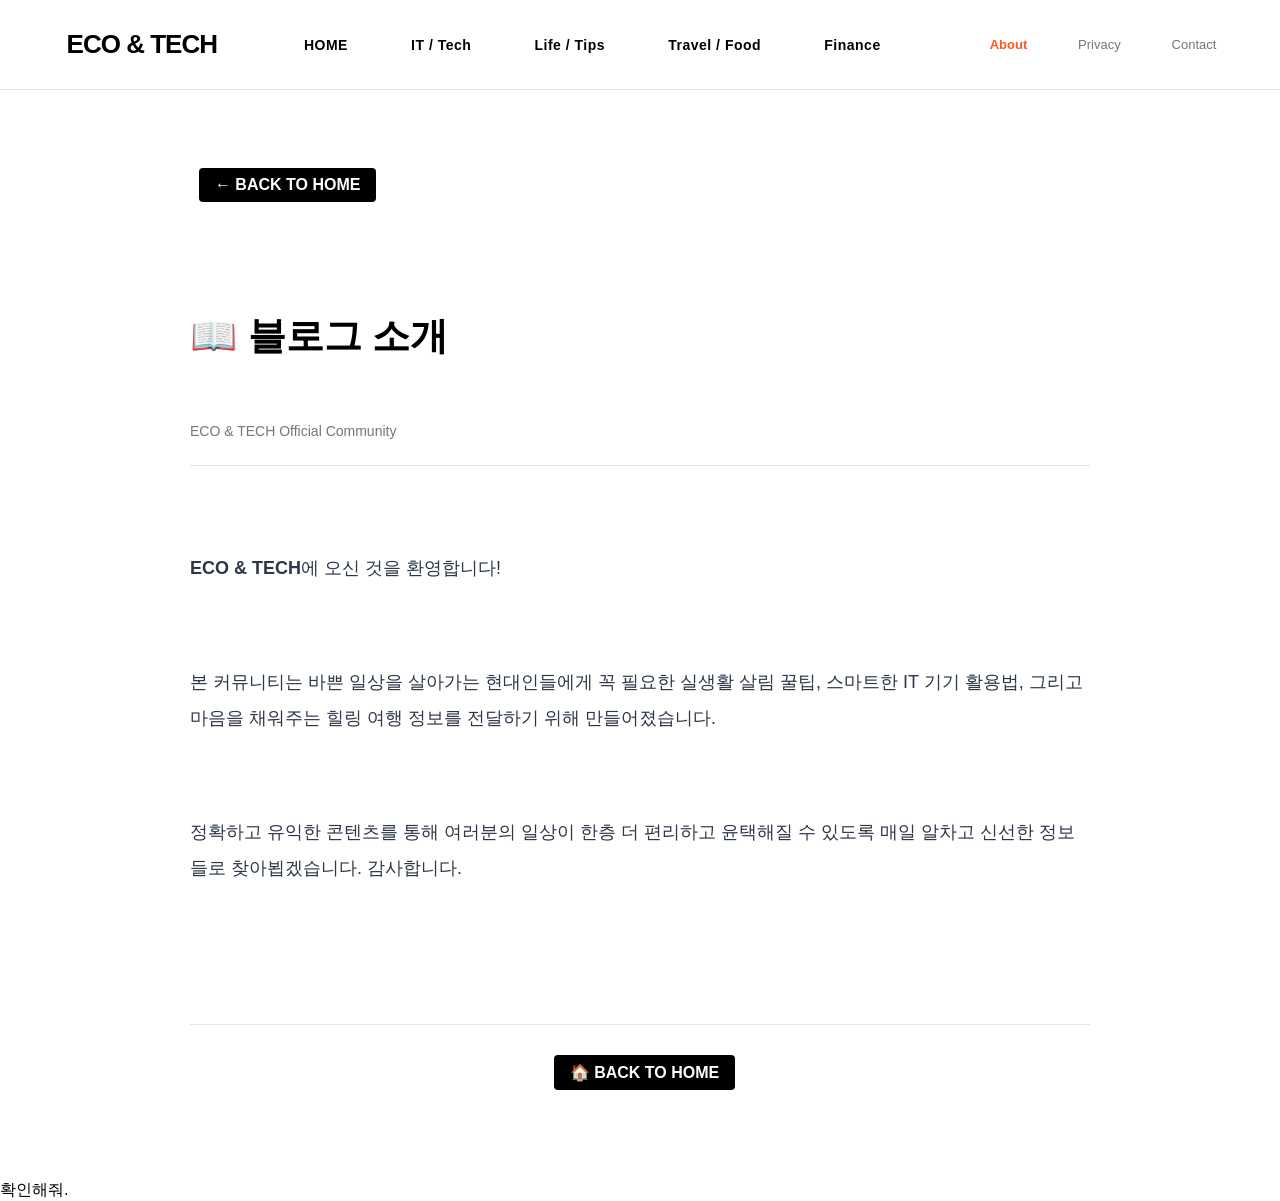
<file: about.html>
<!DOCTYPE html>
<html lang="ko">
<head>
  <meta charset="UTF-8">
  <meta name="viewport" content="width=device-width, initial-scale=1.0">
  <title>블로그 소개 - ECO & TECH</title>
  <link rel="stylesheet" href="style.css?v=8">
  
  <style>
    @font-face {
      font-family: 'MomentsKkugKkug';
      src: url('https://cdn.jsdelivr.net/gh/projectnoonnu/noonfonts_2204@1.0/MomentsKkugKkug.woff2') format('woff2');
      font-weight: normal;
      font-style: normal;
    }
  </style>
</head>
<body>

<!-- 상단 네비게이션 헤더 -->
<header class="site-header" id="siteHeader">
  <a href="index.html" class="site-logo">ECO & TECH</a>
  <nav class="site-nav">
    <a href="index.html">HOME</a>
    <a href="index.html">IT / Tech</a>
    <a href="index.html">Life / Tips</a>
    <a href="index.html">Travel / Food</a>
    <a href="index.html">Finance</a>
  </nav>
  <div class="header-right-menu">
    <a href="about.html" style="color: #ff5722; font-weight: 800;">About</a>
    <a href="privacy.html">Privacy</a>
    <a href="contact.html">Contact</a>
  </div>
</header>

<div class="article-wrapper">
  <a href="index.html" class="back-btn">← BACK TO HOME</a>

  <div class="article-content" style="padding-top: 20px;">
    <h1 class="article-title" style="margin-bottom: 20px;">📖 블로그 소개</h1>
    <div class="article-date" style="margin-bottom: 30px;">ECO & TECH Official Community</div>
    
    <p><strong>ECO & TECH</strong>에 오신 것을 환영합니다!</p>
    <p>본 커뮤니티는 바쁜 일상을 살아가는 현대인들에게 꼭 필요한 실생활 살림 꿀팁, 스마트한 IT 기기 활용법, 그리고 마음을 채워주는 힐링 여행 정보를 전달하기 위해 만들어졌습니다.</p>
    <p>정확하고 유익한 콘텐츠를 통해 여러분의 일상이 한층 더 편리하고 윤택해질 수 있도록 매일 알차고 신선한 정보들로 찾아뵙겠습니다. 감사합니다.</p>
  </div>

  <div class="article-footer-nav">
    <a href="index.html" class="back-btn">🏠 BACK TO HOME</a>
  </div>
</div>

<script>
  let lastScrollTop = 0;
  const header = document.getElementById('siteHeader');

  window.addEventListener('scroll', function() {
    let scrollTop = window.pageYOffset || document.documentElement.scrollTop;
    if (scrollTop > lastScrollTop && scrollTop > 100) {
      header.classList.add('header-hidden');
    } else {
      header.classList.remove('header-hidden');
    }
    lastScrollTop = scrollTop <= 0 ? 0 : scrollTop;
  }, false);
</script>

</body>
</html>확인해줘.
</file>
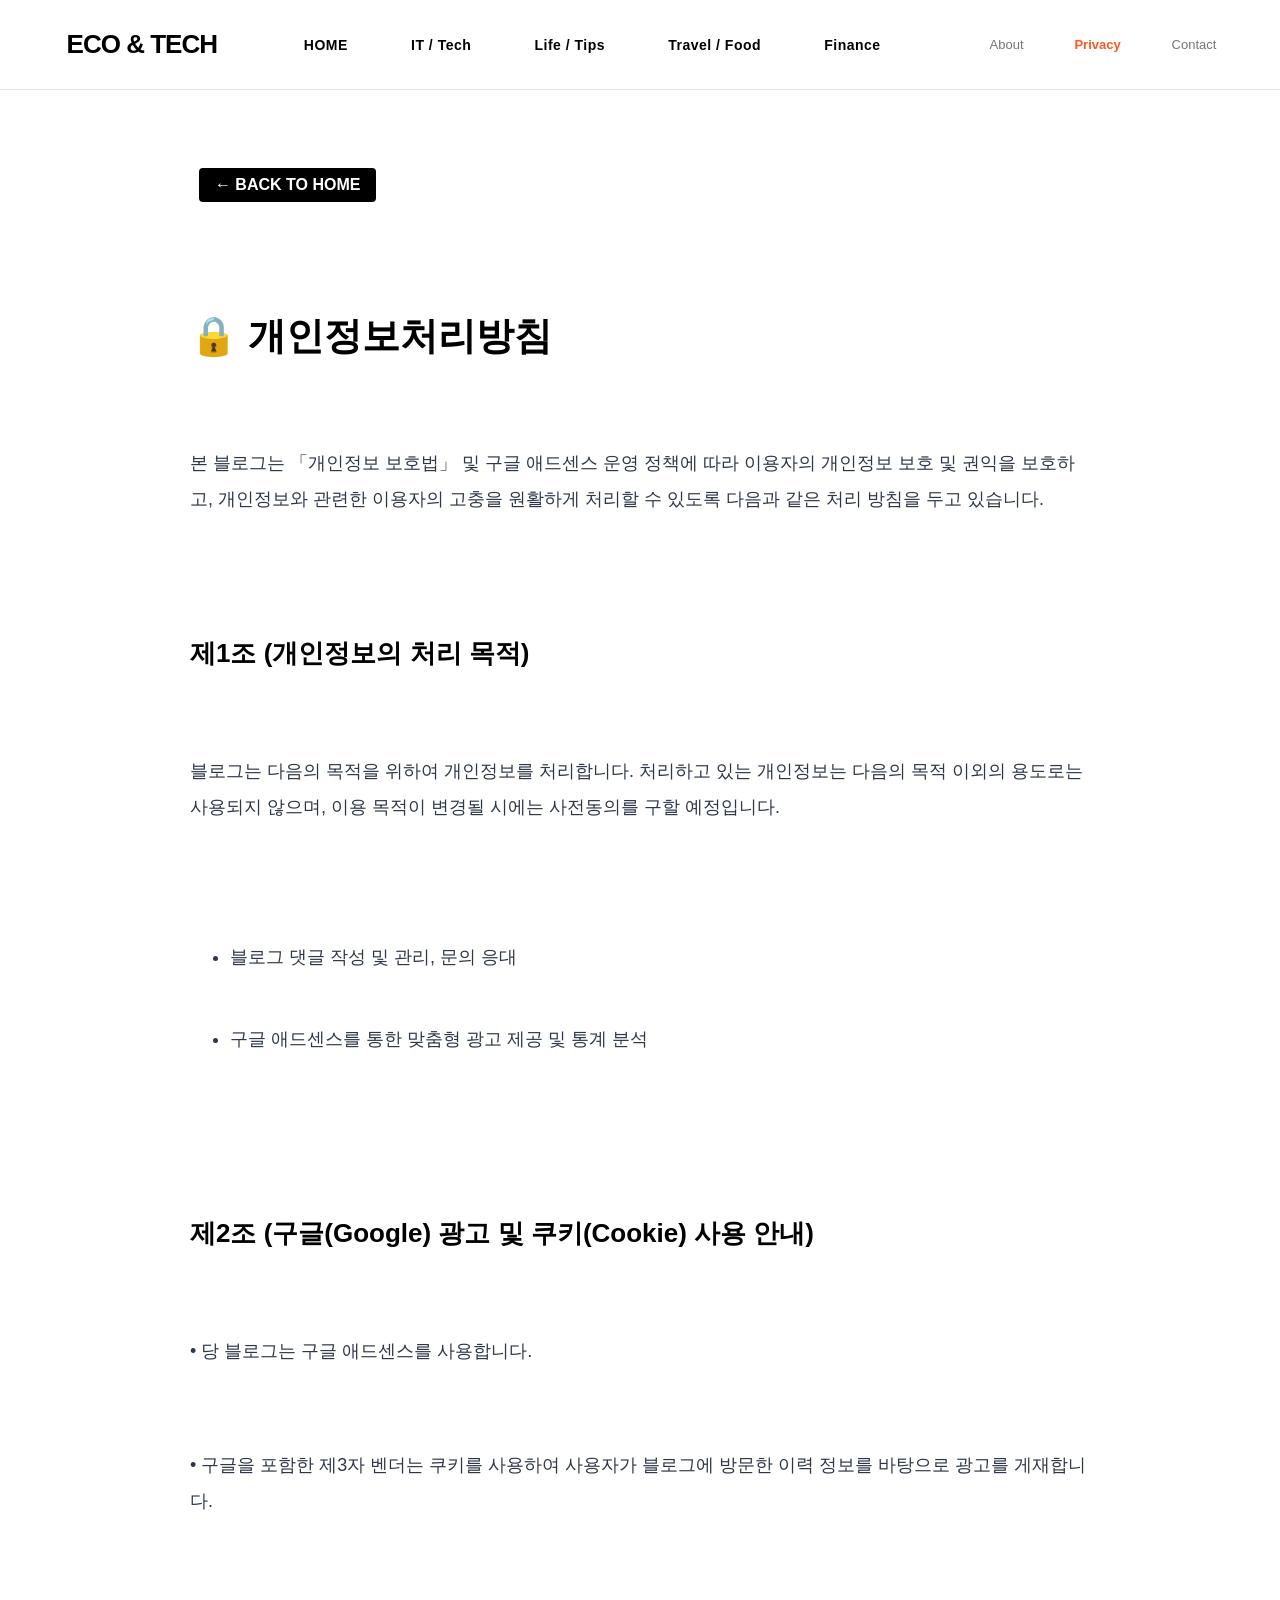
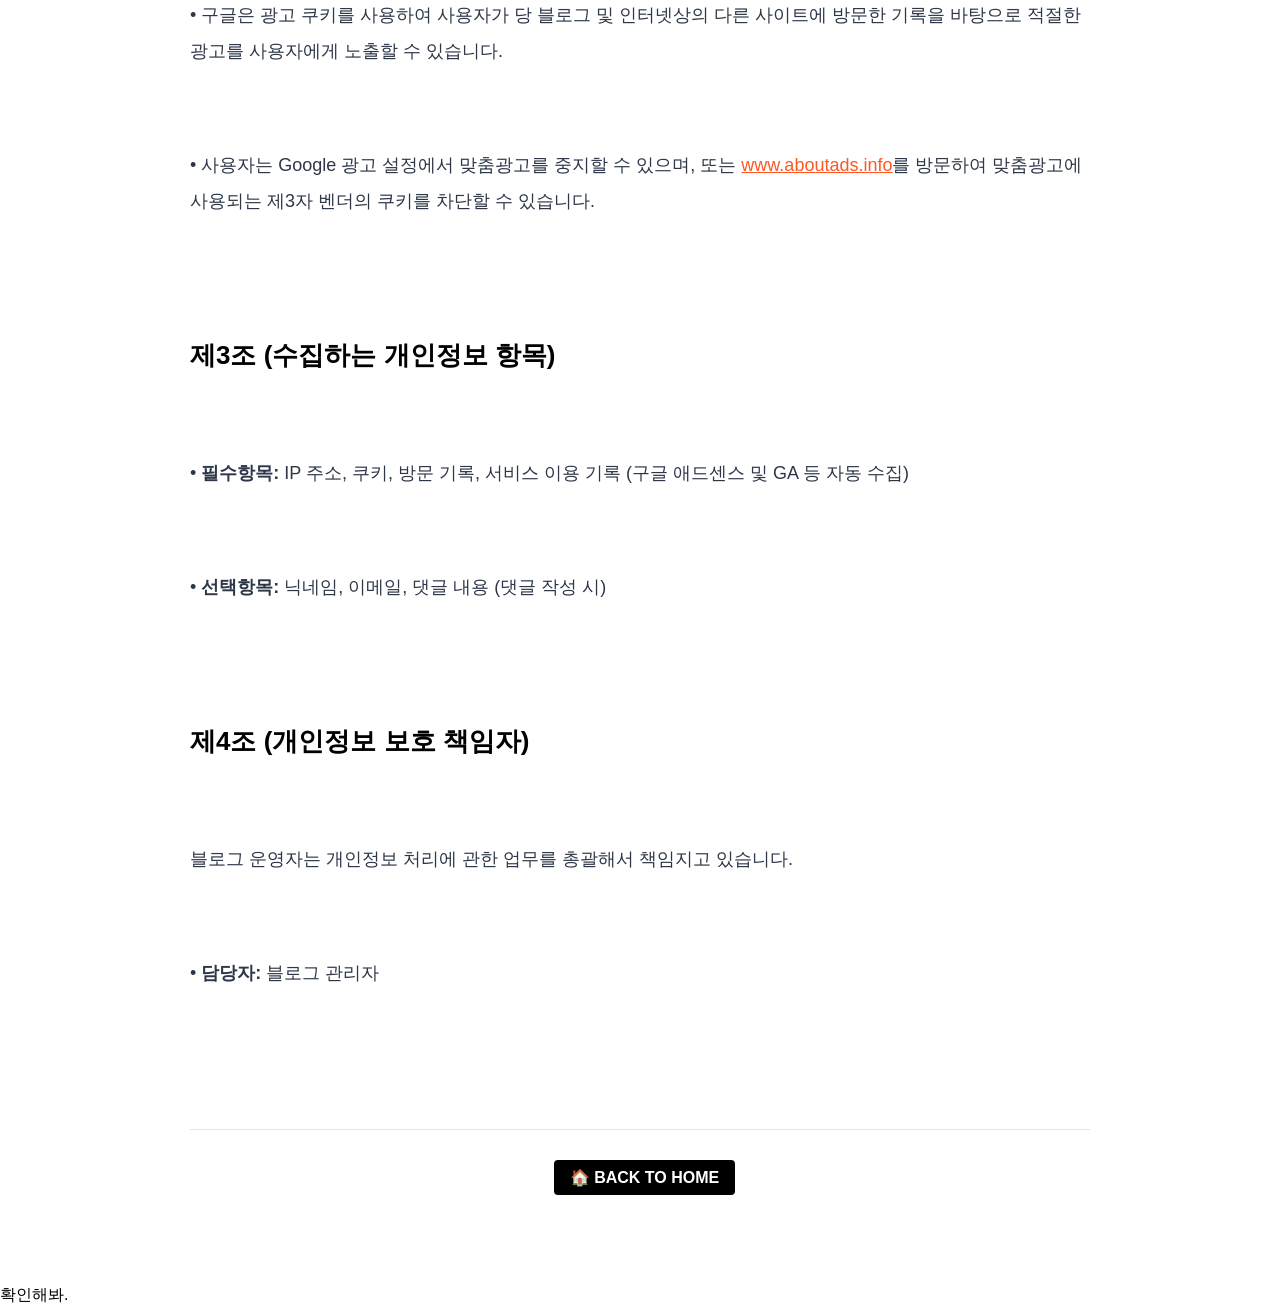
<file: privacy.html>
<!DOCTYPE html>
<html lang="ko">
<head>
  <meta charset="UTF-8">
  <meta name="viewport" content="width=device-width, initial-scale=1.0">
  <title>개인정보처리방침 - ECO & TECH</title>
  <link rel="stylesheet" href="style.css?v=9">
  
  <style>
    @font-face {
      font-family: 'MomentsKkugKkug';
      src: url('https://cdn.jsdelivr.net/gh/projectnoonnu/noonfonts_2204@1.0/MomentsKkugKkug.woff2') format('woff2');
      font-weight: normal;
      font-style: normal;
    }
  </style>
</head>
<body>

<!-- 상단 네비게이션 헤더 -->
<header class="site-header" id="siteHeader">
  <a href="index.html" class="site-logo">ECO & TECH</a>
  <nav class="site-nav">
    <a href="index.html">HOME</a>
    <a href="index.html">IT / Tech</a>
    <a href="index.html">Life / Tips</a>
    <a href="index.html">Travel / Food</a>
    <a href="index.html">Finance</a>
  </nav>
  <div class="header-right-menu">
    <a href="about.html">About</a>
    <a href="privacy.html" style="color: #ff5722; font-weight: 800;">Privacy</a>
    <a href="contact.html">Contact</a>
  </div>
</header>

<div class="article-wrapper">
  <a href="index.html" class="back-btn">← BACK TO HOME</a>

  <div class="article-content" style="padding-top: 20px;">
    <h1 class="article-title" style="margin-bottom: 30px;">🔒 개인정보처리방침</h1>

    <p>본 블로그는 「개인정보 보호법」 및 구글 애드센스 운영 정책에 따라 이용자의 개인정보 보호 및 권익을 보호하고, 개인정보와 관련한 이용자의 고충을 원활하게 처리할 수 있도록 다음과 같은 처리 방침을 두고 있습니다.</p>

    <h2>제1조 (개인정보의 처리 목적)</h2>
    <p>블로그는 다음의 목적을 위하여 개인정보를 처리합니다. 처리하고 있는 개인정보는 다음의 목적 이외의 용도로는 사용되지 않으며, 이용 목적이 변경될 시에는 사전동의를 구할 예정입니다.</p>
    <ul>
      <li style="margin-bottom: 10px;">블로그 댓글 작성 및 관리, 문의 응대</li>
      <li style="margin-bottom: 10px;">구글 애드센스를 통한 맞춤형 광고 제공 및 통계 분석</li>
    </ul>

    <h2>제2조 (구글(Google) 광고 및 쿠키(Cookie) 사용 안내)</h2>
    <p>• 당 블로그는 구글 애드센스를 사용합니다.</p>
    <p>• 구글을 포함한 제3자 벤더는 쿠키를 사용하여 사용자가 블로그에 방문한 이력 정보를 바탕으로 광고를 게재합니다.</p>
    <p>• 구글은 광고 쿠키를 사용하여 사용자가 당 블로그 및 인터넷상의 다른 사이트에 방문한 기록을 바탕으로 적절한 광고를 사용자에게 노출할 수 있습니다.</p>
    <p>• 사용자는 Google 광고 설정에서 맞춤광고를 중지할 수 있으며, 또는 <a href="https://www.aboutads.info" target="_blank" style="color: #ff5722; text-decoration: underline;">www.aboutads.info</a>를 방문하여 맞춤광고에 사용되는 제3자 벤더의 쿠키를 차단할 수 있습니다.</p>

    <h2>제3조 (수집하는 개인정보 항목)</h2>
    <p>• <strong>필수항목:</strong> IP 주소, 쿠키, 방문 기록, 서비스 이용 기록 (구글 애드센스 및 GA 등 자동 수집)</p>
    <p>• <strong>선택항목:</strong> 닉네임, 이메일, 댓글 내용 (댓글 작성 시)</p>

    <h2>제4조 (개인정보 보호 책임자)</h2>
    <p>블로그 운영자는 개인정보 처리에 관한 업무를 총괄해서 책임지고 있습니다.</p>
    <p>• <strong>담당자:</strong> 블로그 관리자</p>
  </div>

  <div class="article-footer-nav">
    <a href="index.html" class="back-btn">🏠 BACK TO HOME</a>
  </div>
</div>

<script>
  let lastScrollTop = 0;
  const header = document.getElementById('siteHeader');

  window.addEventListener('scroll', function() {
    let scrollTop = window.pageYOffset || document.documentElement.scrollTop;
    if (scrollTop > lastScrollTop && scrollTop > 100) {
      header.classList.add('header-hidden');
    } else {
      header.classList.remove('header-hidden');
    }
    lastScrollTop = scrollTop <= 0 ? 0 : scrollTop;
  }, false);
</script>

</body>
</html>확인해봐.
</file>
<file: style.css>
/* ==========================================
   통합 스타일 (style.css) - 최종 수정 및 레이아웃 고정 버전
   ========================================== */

:root {
  --bg-color: #ffffff;
  --text-main: #000000;
  --text-sub: #2d3748;
  --text-muted: #767677;
  --accent: #ff5722;
  --border-color: #e5e5e5;
}

body {
  font-family: 'MomentsKkugKkug', 'Pretendard Variable', Pretendard, sans-serif !important;
  background: var(--bg-color);
  color: var(--text-main);
  margin: 0;
  padding: 0;
  padding-top: 90px;
}

/* 상단 고정 헤더 & 스크롤 숨김 */
.site-header {
  position: fixed;
  top: 0;
  left: 0;
  width: 100%;
  height: 90px;
  background: #ffffff;
  border-bottom: 1px solid var(--border-color);
  padding: 0 40px;
  display: flex;
  justify-content: space-between;
  align-items: center;
  z-index: 1000;
  box-sizing: border-box;
  transition: transform 0.3s ease-in-out;
}

.site-header.header-hidden {
  transform: translateY(-100%);
}

.site-logo {
  font-size: 26px;
  font-weight: 900;
  color: var(--text-main);
  text-decoration: none;
  letter-spacing: -1px;
  flex-shrink: 0;
}

.site-nav {
  display: flex;
  gap: 25px;
  font-size: 14px;
  font-weight: 800;
  letter-spacing: 0.5px;
}

.site-nav a {
  text-decoration: none;
  color: var(--text-main);
  transition: color 0.2s;
  cursor: pointer;
  white-space: nowrap;
}

.site-nav a:hover, .site-nav a.active-cat {
  color: var(--accent);
}

.header-right-menu {
  display: flex;
  gap: 20px;
  font-size: 13px;
  color: var(--text-muted);
  flex-shrink: 0;
}

.header-right-menu a {
  text-decoration: none;
  color: inherit;
  transition: color 0.2s;
}

.header-right-menu a:hover {
  color: var(--text-main);
}

/* 🌟 아디다스 스타일 풀 와이드 히어로 배너 섹션 */
.adidas-hero-section {
  width: 100%;
  background: #000000;
}

.hero-grid {
  display: grid;
  grid-template-columns: repeat(3, 1fr);
  gap: 4px;
  width: 100%;
}

.hero-card {
  position: relative;
  height: 480px;
  overflow: hidden;
  cursor: pointer;
  background: #000000;
}

.hero-card img {
  width: 100%;
  height: 100%;
  object-fit: cover;
  transition: transform 0.6s ease, opacity 0.3s;
}

.hero-card:hover img {
  transform: scale(1.05);
}

/* 🖤 사진 위에서 글씨가 선명하게 보이도록 부드러운 하단 그라데이션 오버레이 */
.hero-card::after {
  content: '';
  position: absolute;
  bottom: 0;
  left: 0;
  width: 100%;
  height: 70%;
  background: linear-gradient(to top, rgba(0, 0, 0, 0.85) 0%, rgba(0, 0, 0, 0.4) 50%, transparent 100%);
  z-index: 1;
  pointer-events: none;
}

.hero-card-content {
  position: absolute;
  bottom: 0;
  left: 0;
  width: 100%;
  padding: 35px;
  box-sizing: border-box;
  z-index: 2;
  display: flex;
  flex-direction: column;
  justify-content: flex-end;
}

.hero-badge {
  display: inline-block;
  background: #ffffff;
  color: #000000;
  font-size: 11px;
  font-weight: 800;
  padding: 4px 10px;
  margin-bottom: 10px;
  letter-spacing: 1px;
  width: fit-content;
}

.hero-card-content h3 {
  font-size: 21px;
  font-weight: 900;
  line-height: 1.35;
  margin-bottom: 12px;
  color: #ffffff;
  text-shadow: 0 2px 6px rgba(0, 0, 0, 0.6);
}

.hero-link {
  font-size: 13px;
  font-weight: 800;
  color: #ffffff;
  border-bottom: 2px solid #ffffff;
  padding-bottom: 2px;
  width: fit-content;
  text-shadow: 0 1px 4px rgba(0, 0, 0, 0.6);
}

/* 메인 컨테이너 & 포스트 그리드 */
.main-container {
  max-width: 1400px;
  margin: 60px auto;
  padding: 0 40px;
}

.section-title-area {
  margin-bottom: 30px;
  border-bottom: 2px solid var(--text-main);
  padding-bottom: 15px;
}

.section-title-area h2 {
  font-size: 24px;
  font-weight: 900;
}

.post-grid {
  display: grid;
  grid-template-columns: repeat(auto-fill, minmax(320px, 1fr));
  gap: 30px;
}

.post-card {
  background: #ffffff;
  cursor: pointer;
  border: 1px solid var(--border-color);
  transition: transform 0.2s, box-shadow 0.2s;
  overflow: hidden;
  border-radius: 4px;
}

.post-card:hover {
  transform: translateY(-5px);
  box-shadow: 0 10px 20px rgba(0,0,0,0.06);
}

.post-card-img {
  height: 240px;
  overflow: hidden;
  background: #f1f1f1;
}

.post-card-img img {
  width: 100%;
  height: 100%;
  object-fit: cover;
  transition: transform 0.4s ease;
}

.post-card:hover .post-card-img img {
  transform: scale(1.03);
}

.post-card-body {
  padding: 25px;
}

.post-category {
  font-size: 12px;
  font-weight: 800;
  color: var(--accent);
  text-transform: uppercase;
  margin-bottom: 8px;
  display: block;
}

.post-title {
  font-size: 18px;
  font-weight: 800;
  color: var(--text-main);
  margin-bottom: 12px;
  line-height: 1.4;
}

.post-date {
  font-size: 13px;
  color: var(--text-muted);
}

/* 상세 페이지 전용 스타일 */
.article-wrapper {
  max-width: 900px;
  margin: 60px auto;
  padding: 0 20px;
}

.back-btn {
  display: inline-block;
  padding: 8px 16px;
  background: #000;
  color: #fff;
  text-decoration: none;
  font-weight: 700;
  border-radius: 4px;
  margin-bottom: 30px;
  transition: background 0.2s;
}

.back-btn:hover {
  background: var(--accent);
}

.article-category {
  font-size: 13px;
  font-weight: 800;
  color: var(--accent);
  margin-bottom: 10px;
  letter-spacing: 1px;
}

.article-title {
  font-size: 38px;
  font-weight: 900;
  color: var(--text-main);
  margin-bottom: 15px;
  line-height: 1.25;
}

.article-date {
  font-size: 14px;
  color: var(--text-muted);
  margin-bottom: 40px;
  padding-bottom: 20px;
  border-bottom: 1px solid var(--border-color);
}

.article-content {
  font-size: 18px;
  line-height: 2.0 !important;
  color: var(--text-sub) !important;
  font-weight: 500 !important;
}

.article-content h2 {
  font-size: 26px;
  font-weight: 900;
  color: var(--text-main);
  margin-top: 50px;
  margin-bottom: 20px;
}

.article-content p {
  margin-bottom: 24px;
}

.article-content img {
  display: block !important;
  max-width: 100% !important;
  width: 100% !important;
  height: auto !important;
  object-fit: contain !important;
  background: #f9f9f9;
  border-radius: 8px !important;
  margin: 40px auto !important;
}

.article-footer-nav {
  margin-top: 60px;
  padding-top: 30px;
  border-top: 1px solid var(--border-color);
  text-align: center;
}

@media (max-width: 1024px) {
  .hero-grid { grid-template-columns: 1fr; }
  .hero-card { height: 350px; }
  .site-header { padding: 0 20px; }
  .site-nav { display: none; }
  .article-title { font-size: 28px; }
  .main-container { padding: 0 20px; }
}
</file>
